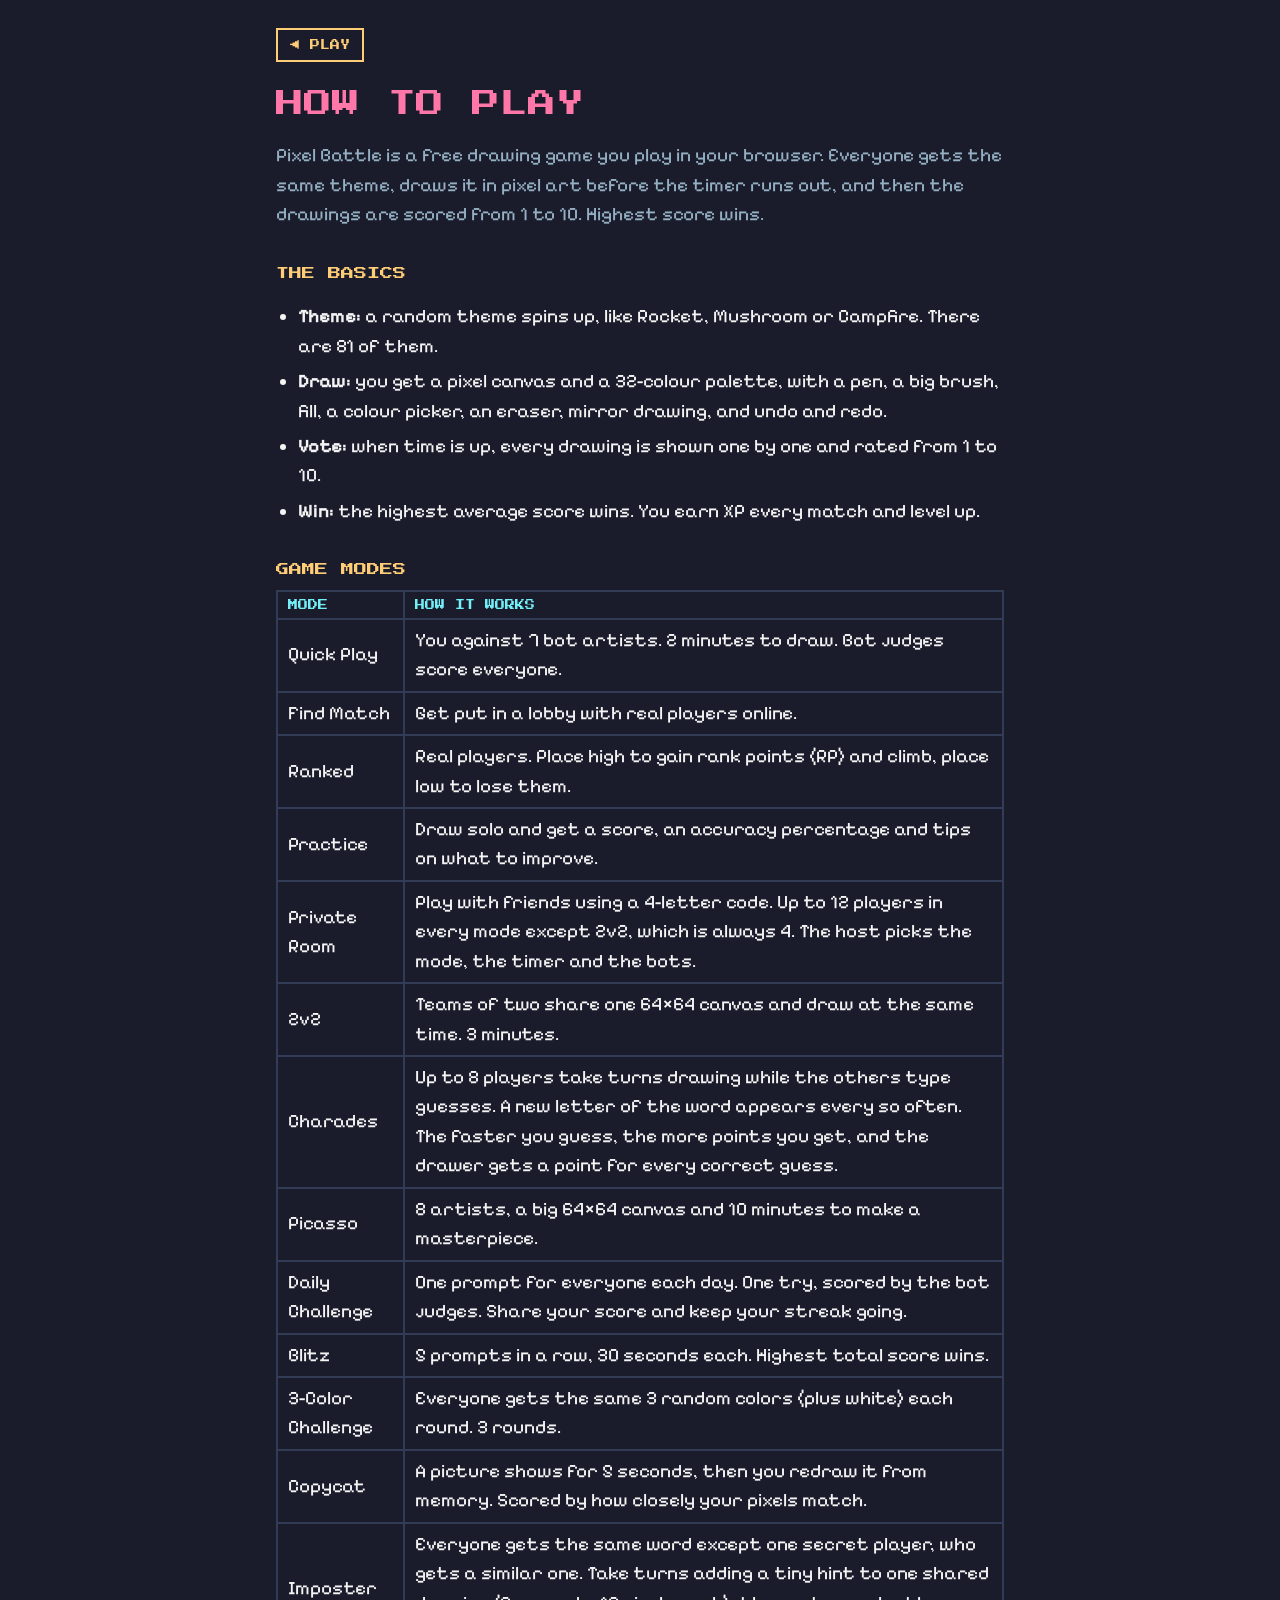
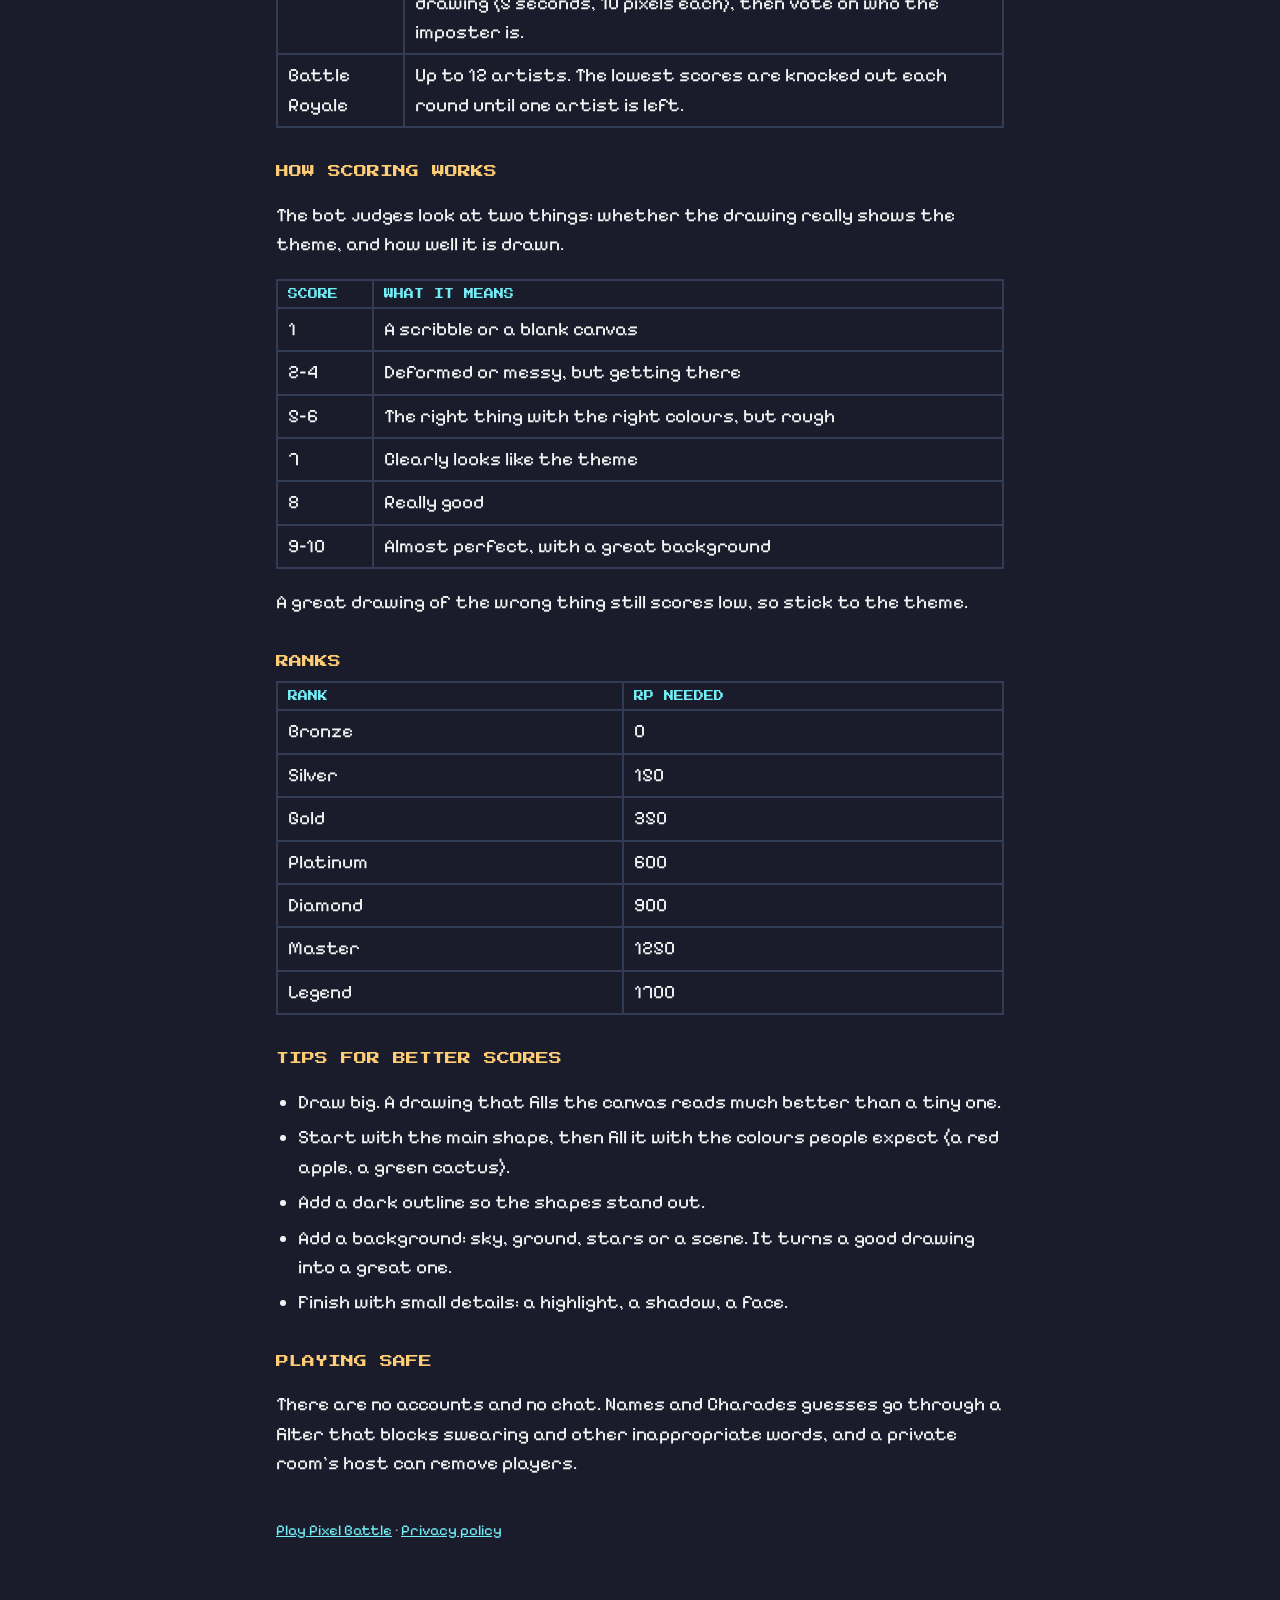
<file: about.html>
<!doctype html>
<html lang="en">
<head>
<meta charset="utf-8">
<meta name="viewport" content="width=device-width, initial-scale=1">
<title>How to Play · Pixel Battle</title>
<meta name="description" content="How to play Pixel Battle, the free pixel art drawing battle game: game modes, scoring, ranks and tips.">
<link rel="icon" type="image/png" href="apple-touch-icon.png">
<link rel="preconnect" href="https://fonts.googleapis.com">
<link rel="preconnect" href="https://fonts.gstatic.com" crossorigin>
<link rel="stylesheet" href="https://fonts.googleapis.com/css2?family=Press+Start+2P&family=Pixelify+Sans:wght@400;600;700&display=swap">
<link rel="stylesheet" href="style.css">
</head>
<body>
<main>
<a class="back" href="./">◀ PLAY</a>
<h1>HOW TO PLAY</h1>
<p class="lead">Pixel Battle is a free drawing game you play in your browser. Everyone gets the same theme, draws it in pixel art before the timer runs out, and then the drawings are scored from 1 to 10. Highest score wins.</p>

<h2>THE BASICS</h2>
<ul>
  <li><b>Theme:</b> a random theme spins up, like Rocket, Mushroom or Campfire. There are 81 of them.</li>
  <li><b>Draw:</b> you get a pixel canvas and a 32-colour palette, with a pen, a big brush, fill, a colour picker, an eraser, mirror drawing, and undo and redo.</li>
  <li><b>Vote:</b> when time is up, every drawing is shown one by one and rated from 1 to 10.</li>
  <li><b>Win:</b> the highest average score wins. You earn XP every match and level up.</li>
</ul>

<h2>GAME MODES</h2>
<table>
  <tr><th>MODE</th><th>HOW IT WORKS</th></tr>
  <tr><td>Quick Play</td><td>You against 7 bot artists. 2 minutes to draw. Bot judges score everyone.</td></tr>
  <tr><td>Find Match</td><td>Get put in a lobby with real players online.</td></tr>
  <tr><td>Ranked</td><td>Real players. Place high to gain rank points (RP) and climb, place low to lose them.</td></tr>
  <tr><td>Practice</td><td>Draw solo and get a score, an accuracy percentage and tips on what to improve.</td></tr>
  <tr><td>Private Room</td><td>Play with friends using a 4-letter code. Up to 12 players in every mode except 2v2, which is always 4. The host picks the mode, the timer and the bots.</td></tr>
  <tr><td>2v2</td><td>Teams of two share one 64×64 canvas and draw at the same time. 3 minutes.</td></tr>
  <tr><td>Charades</td><td>Up to 8 players take turns drawing while the others type guesses. A new letter of the word appears every so often. The faster you guess, the more points you get, and the drawer gets a point for every correct guess.</td></tr>
  <tr><td>Picasso</td><td>8 artists, a big 64×64 canvas and 10 minutes to make a masterpiece.</td></tr>
  <tr><td>Daily Challenge</td><td>One prompt for everyone each day. One try, scored by the bot judges. Share your score and keep your streak going.</td></tr>
  <tr><td>Blitz</td><td>5 prompts in a row, 30 seconds each. Highest total score wins.</td></tr>
  <tr><td>3-Color Challenge</td><td>Everyone gets the same 3 random colors (plus white) each round. 3 rounds.</td></tr>
  <tr><td>Copycat</td><td>A picture shows for 5 seconds, then you redraw it from memory. Scored by how closely your pixels match.</td></tr>
  <tr><td>Imposter</td><td>Everyone gets the same word except one secret player, who gets a similar one. Take turns adding a tiny hint to one shared drawing (5 seconds, 10 pixels each), then vote on who the imposter is.</td></tr>
  <tr><td>Battle Royale</td><td>Up to 12 artists. The lowest scores are knocked out each round until one artist is left.</td></tr>
</table>

<h2>HOW SCORING WORKS</h2>
<p>The bot judges look at two things: whether the drawing really shows the theme, and how well it is drawn.</p>
<table>
  <tr><th>SCORE</th><th>WHAT IT MEANS</th></tr>
  <tr><td>1</td><td>A scribble or a blank canvas</td></tr>
  <tr><td>2–4</td><td>Deformed or messy, but getting there</td></tr>
  <tr><td>5–6</td><td>The right thing with the right colours, but rough</td></tr>
  <tr><td>7</td><td>Clearly looks like the theme</td></tr>
  <tr><td>8</td><td>Really good</td></tr>
  <tr><td>9–10</td><td>Almost perfect, with a great background</td></tr>
</table>
<p>A great drawing of the wrong thing still scores low, so stick to the theme.</p>

<h2>RANKS</h2>
<table>
  <tr><th>RANK</th><th>RP NEEDED</th></tr>
  <tr><td>Bronze</td><td>0</td></tr>
  <tr><td>Silver</td><td>150</td></tr>
  <tr><td>Gold</td><td>350</td></tr>
  <tr><td>Platinum</td><td>600</td></tr>
  <tr><td>Diamond</td><td>900</td></tr>
  <tr><td>Master</td><td>1250</td></tr>
  <tr><td>Legend</td><td>1700</td></tr>
</table>

<h2>TIPS FOR BETTER SCORES</h2>
<ul>
  <li>Draw big. A drawing that fills the canvas reads much better than a tiny one.</li>
  <li>Start with the main shape, then fill it with the colours people expect (a red apple, a green cactus).</li>
  <li>Add a dark outline so the shapes stand out.</li>
  <li>Add a background: sky, ground, stars or a scene. It turns a good drawing into a great one.</li>
  <li>Finish with small details: a highlight, a shadow, a face.</li>
</ul>

<h2>PLAYING SAFE</h2>
<p>There are no accounts and no chat. Names and Charades guesses go through a filter that blocks swearing and other inappropriate words, and a private room's host can remove players.</p>

<footer><a href="./">Play Pixel Battle</a> · <a href="privacy.html">Privacy policy</a></footer>
</main>
</body>
</html>
</file>
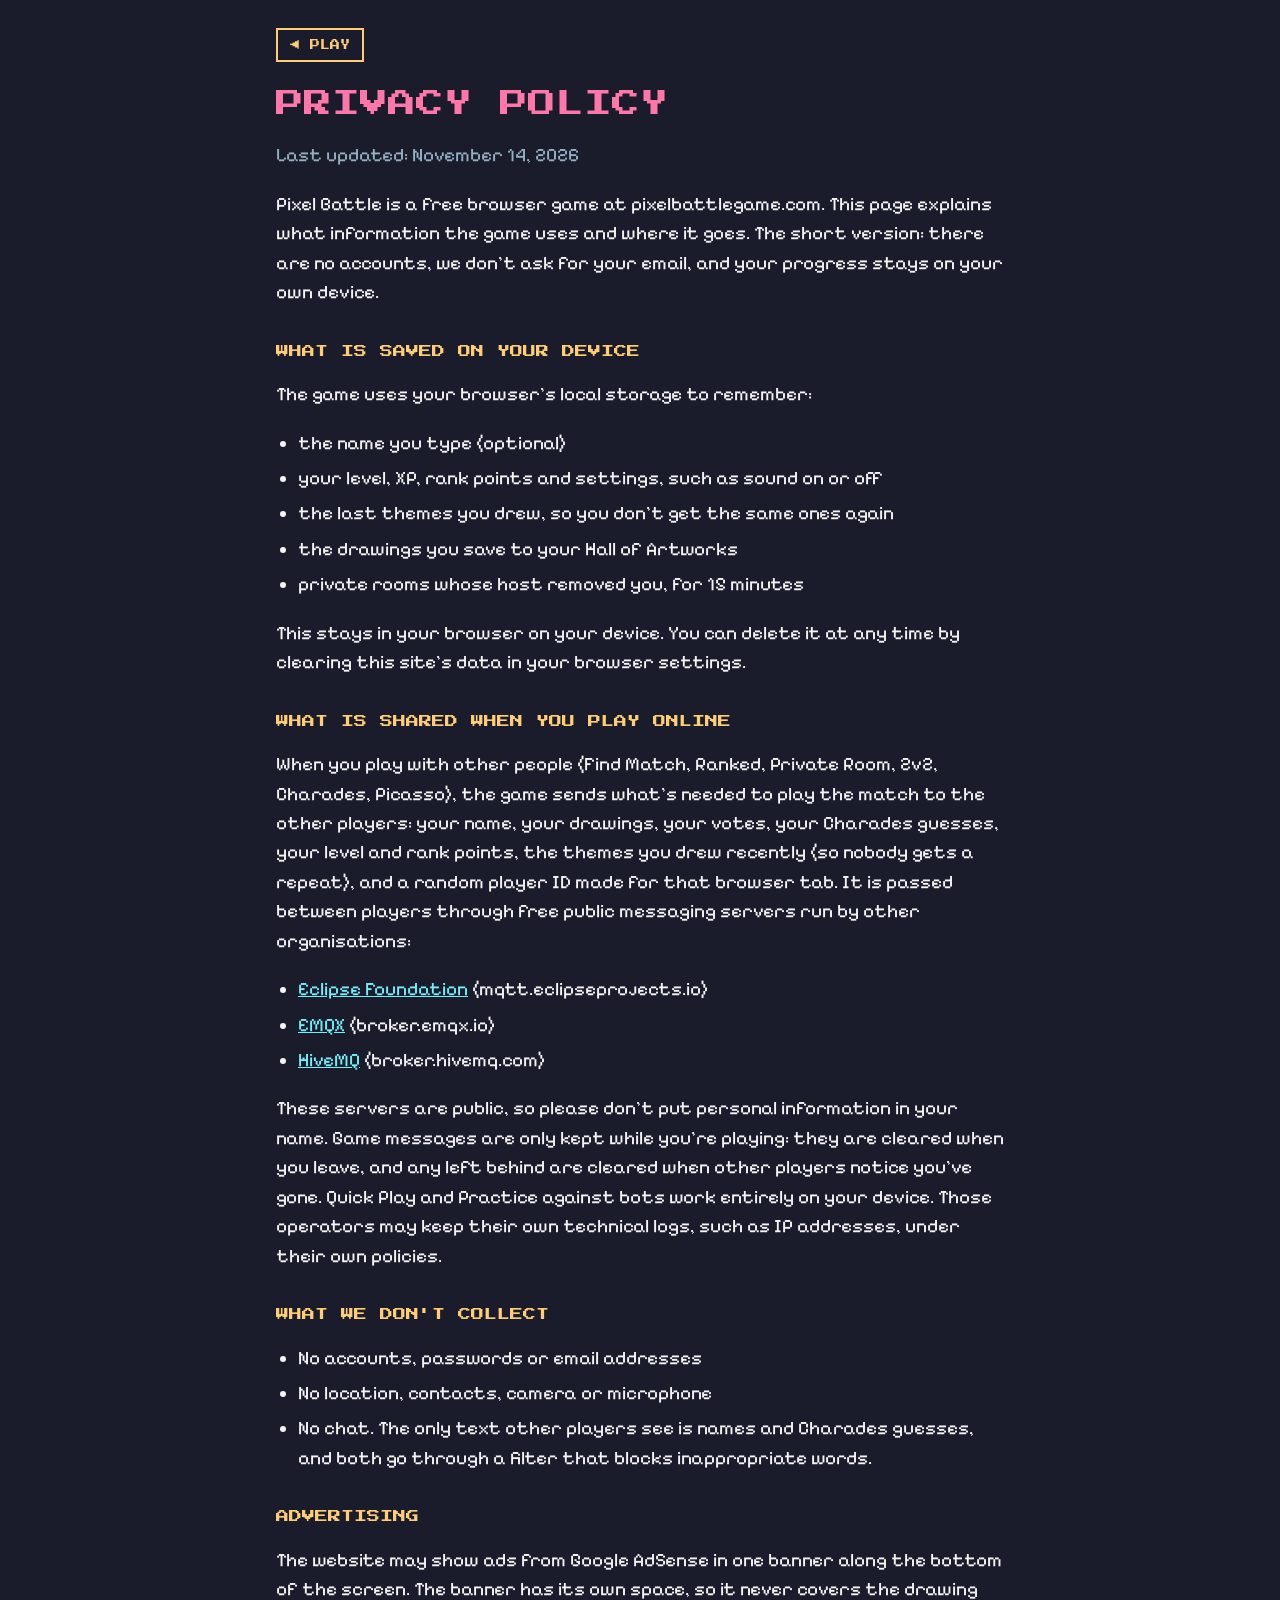
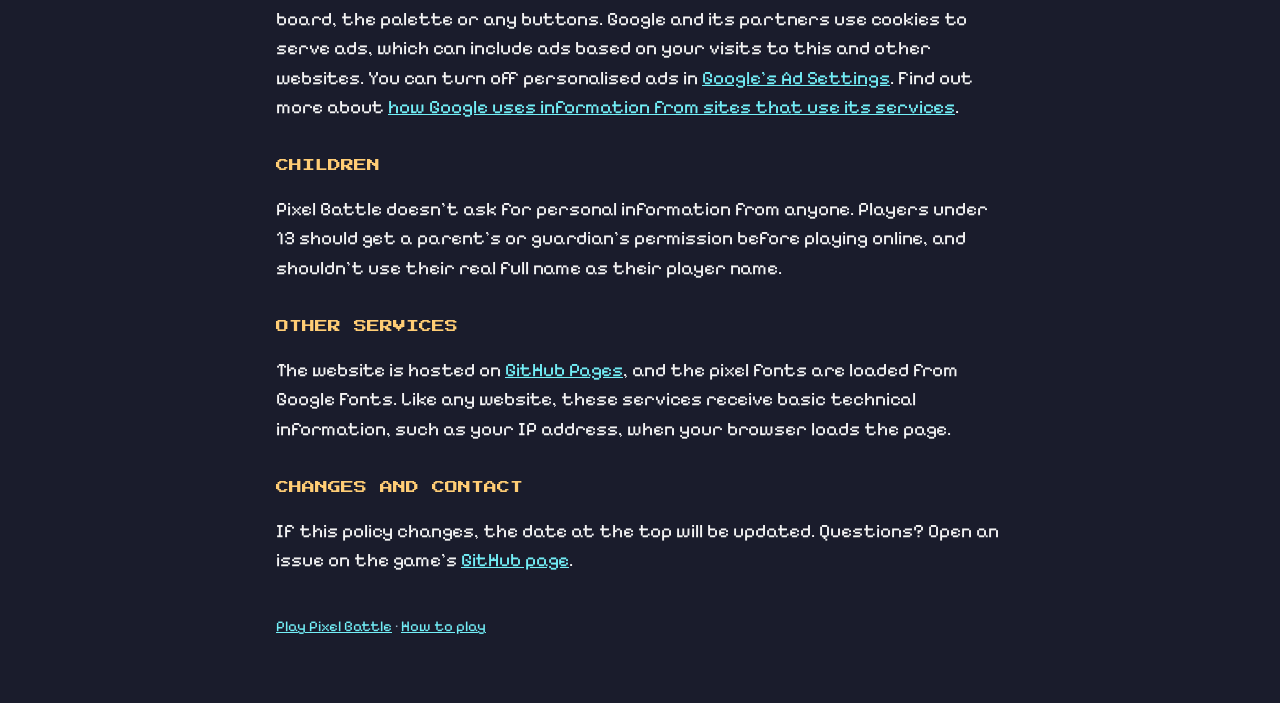
<file: privacy.html>
<!doctype html>
<html lang="en">
<head>
<meta charset="utf-8">
<meta name="viewport" content="width=device-width, initial-scale=1">
<title>Privacy Policy · Pixel Battle</title>
<meta name="description" content="Privacy policy for Pixel Battle, the free pixel art drawing battle game.">
<link rel="icon" type="image/png" href="apple-touch-icon.png">
<link rel="preconnect" href="https://fonts.googleapis.com">
<link rel="preconnect" href="https://fonts.gstatic.com" crossorigin>
<link rel="stylesheet" href="https://fonts.googleapis.com/css2?family=Press+Start+2P&family=Pixelify+Sans:wght@400;600;700&display=swap">
<link rel="stylesheet" href="style.css">
</head>
<body>
<main>
<a class="back" href="./">◀ PLAY</a>
<h1>PRIVACY POLICY</h1>
<p class="lead">Last updated: November 14, 2026</p>
<p>Pixel Battle is a free browser game at pixelbattlegame.com. This page explains what information the game uses and where it goes. The short version: there are no accounts, we don't ask for your email, and your progress stays on your own device.</p>

<h2>WHAT IS SAVED ON YOUR DEVICE</h2>
<p>The game uses your browser's local storage to remember:</p>
<ul>
  <li>the name you type (optional)</li>
  <li>your level, XP, rank points and settings, such as sound on or off</li>
  <li>the last themes you drew, so you don't get the same ones again</li>
  <li>the drawings you save to your Hall of Artworks</li>
  <li>private rooms whose host removed you, for 15 minutes</li>
</ul>
<p>This stays in your browser on your device. You can delete it at any time by clearing this site's data in your browser settings.</p>

<h2>WHAT IS SHARED WHEN YOU PLAY ONLINE</h2>
<p>When you play with other people (Find Match, Ranked, Private Room, 2v2, Charades, Picasso), the game sends what's needed to play the match to the other players: your name, your drawings, your votes, your Charades guesses, your level and rank points, the themes you drew recently (so nobody gets a repeat), and a random player ID made for that browser tab. It is passed between players through free public messaging servers run by other organisations:</p>
<ul>
  <li><a href="https://mqtt.eclipseprojects.io/">Eclipse Foundation</a> (mqtt.eclipseprojects.io)</li>
  <li><a href="https://www.emqx.com/en/mqtt/public-mqtt5-broker">EMQX</a> (broker.emqx.io)</li>
  <li><a href="https://www.hivemq.com/mqtt/public-mqtt-broker/">HiveMQ</a> (broker.hivemq.com)</li>
</ul>
<p>These servers are public, so please don't put personal information in your name. Game messages are only kept while you're playing: they are cleared when you leave, and any left behind are cleared when other players notice you've gone. Quick Play and Practice against bots work entirely on your device. Those operators may keep their own technical logs, such as IP addresses, under their own policies.</p>

<h2>WHAT WE DON'T COLLECT</h2>
<ul>
  <li>No accounts, passwords or email addresses</li>
  <li>No location, contacts, camera or microphone</li>
  <li>No chat. The only text other players see is names and Charades guesses, and both go through a filter that blocks inappropriate words.</li>
</ul>

<h2>ADVERTISING</h2>
<p>The website may show ads from Google AdSense in one banner along the bottom of the screen. The banner has its own space, so it never covers the drawing board, the palette or any buttons. Google and its partners use cookies to serve ads, which can include ads based on your visits to this and other websites. You can turn off personalised ads in <a href="https://adssettings.google.com">Google's Ad Settings</a>. Find out more about <a href="https://policies.google.com/technologies/partner-sites">how Google uses information from sites that use its services</a>.</p>

<h2>CHILDREN</h2>
<p>Pixel Battle doesn't ask for personal information from anyone. Players under 13 should get a parent's or guardian's permission before playing online, and shouldn't use their real full name as their player name.</p>

<h2>OTHER SERVICES</h2>
<p>The website is hosted on <a href="https://docs.github.com/en/site-policy/privacy-policies/github-general-privacy-statement">GitHub Pages</a>, and the pixel fonts are loaded from Google Fonts. Like any website, these services receive basic technical information, such as your IP address, when your browser loads the page.</p>

<h2>CHANGES AND CONTACT</h2>
<p>If this policy changes, the date at the top will be updated. Questions? Open an issue on the game's <a href="https://github.com/Pixelbattlegame/pixelbattlegame.github.io/issues">GitHub page</a>.</p>

<footer><a href="./">Play Pixel Battle</a> · <a href="about.html">How to play</a></footer>
</main>
</body>
</html>
</file>
<file: style.css>
:root{color-scheme:dark;--k:#1a1c2c;--e:#333c57;--w:#f4f4f4;--s:#94b0c2;--y:#ffcd75;--a:#73eff7;--l:#a7f070;--q:#ff77a8;
  --display:"Press Start 2P","Courier New",monospace;--body:"Pixelify Sans","Courier New",monospace}
*{box-sizing:border-box}
body{margin:0;background:var(--k);color:var(--w);font:400 19px/1.55 var(--body)}
main{max-width:760px;margin:0 auto;padding:28px 16px 64px}
a{color:var(--a)}
.back{display:inline-block;font:400 10px/1 var(--display);color:var(--y);text-decoration:none;border:2px solid var(--y);padding:10px 12px;margin-bottom:24px}
h1{font:400 clamp(18px,5vw,28px)/1.3 var(--display);color:var(--q);margin:0 0 8px}
h2{font:400 13px/1.5 var(--display);color:var(--y);margin:34px 0 10px}
p,li{color:var(--w)}
.lead{color:var(--s)}
ul{padding-left:22px}
li{margin:6px 0}
table{border-collapse:collapse;width:100%;margin:8px 0}
td,th{border:2px solid var(--e);padding:6px 10px;text-align:left}
th{font:400 10px/1.4 var(--display);color:var(--a)}
.small{color:var(--s);font-size:15px}
footer{margin-top:40px;color:var(--s);font-size:15px}
</file>
